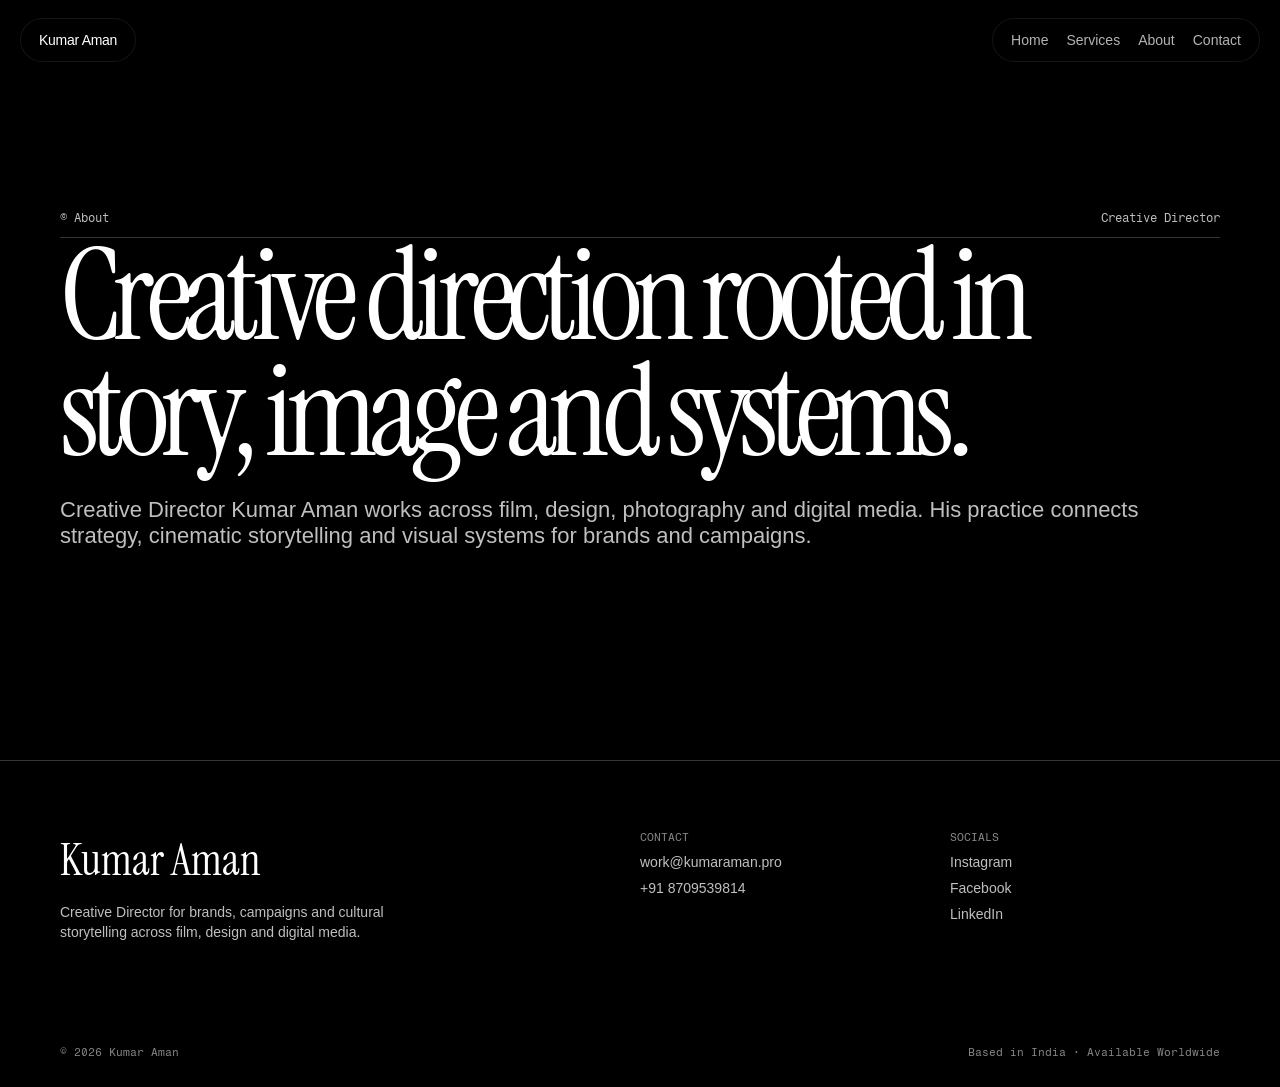
<file: about.html>
<!doctype html><html lang="en"><head><meta charset="utf-8"><meta name="viewport" content="width=device-width,initial-scale=1"><title>About | Kumar Aman</title><link rel="stylesheet" href="/styles.css"></head><body><nav class="nav"><div class="nav-pill"><a class="brand" href="/">Kumar Aman</a></div><div class="nav-pill nav-links"><a href="/">Home</a><a href="/services.html">Services</a><a href="/about.html">About</a><a href="/contact.html">Contact</a></div></nav><main><section class="cta" style="min-height:760px"><div class="section-inner"><div class="section-kicker"><span>© About</span><span>Creative Director</span></div><h2>Creative direction rooted in story, image and systems.</h2><p>Creative Director Kumar Aman works across film, design, photography and digital media. His practice connects strategy, cinematic storytelling and visual systems for brands and campaigns.</p></div></section></main><footer class="footer"><div class="footer-top"><div><div class="footer-brand">Kumar Aman</div><p style="color:var(--muted);max-width:360px;line-height:1.4">Creative Director for brands, campaigns and cultural storytelling across film, design and digital media.</p></div><div class="footer-col"><span>CONTACT</span><a href="mailto:work@kumaraman.pro">work@kumaraman.pro</a><a href="tel:+918709539814">+91 8709539814</a></div><div class="footer-col"><span>SOCIALS</span><a href="https://www.instagram.com/framedbyaman/">Instagram</a><a href="https://www.facebook.com/@madebykraman/">Facebook</a><a href="https://www.linkedin.com/in/kumaramann/">LinkedIn</a></div></div><div class="footer-bottom"><span>© 2026 Kumar Aman</span><span>Based in India · Available Worldwide</span></div></footer></body></html>
</file>
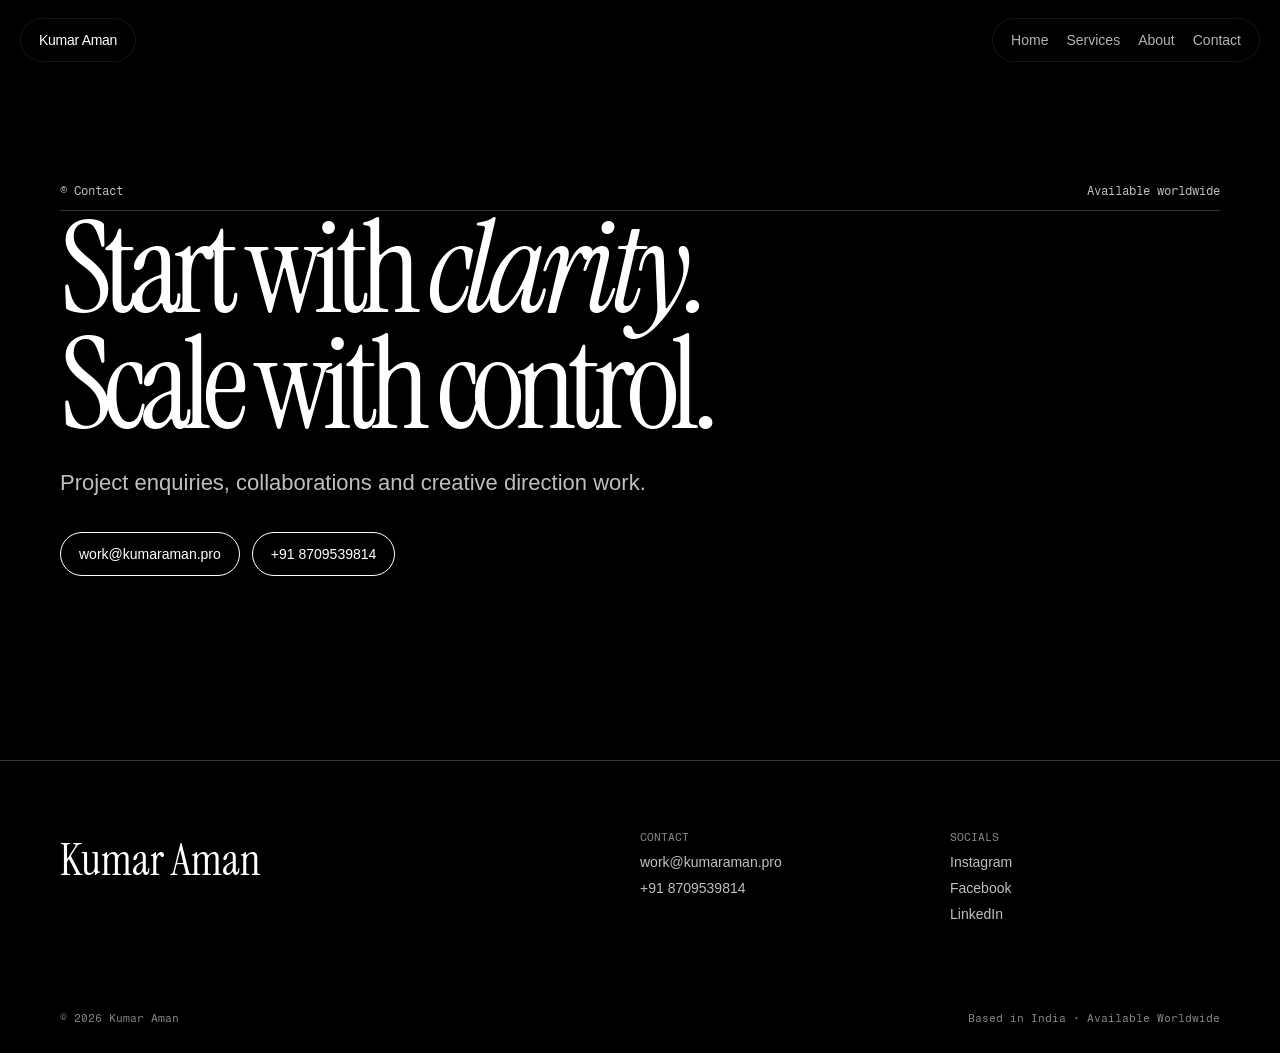
<file: contact.html>
<!doctype html><html lang="en"><head><meta charset="utf-8"><meta name="viewport" content="width=device-width,initial-scale=1"><title>Contact | Kumar Aman</title><link rel="stylesheet" href="/styles.css"></head><body><nav class="nav"><div class="nav-pill"><a class="brand" href="/">Kumar Aman</a></div><div class="nav-pill nav-links"><a href="/">Home</a><a href="/services.html">Services</a><a href="/about.html">About</a><a href="/contact.html">Contact</a></div></nav><main><section class="cta" style="min-height:760px"><div class="section-inner"><div class="section-kicker"><span>© Contact</span><span>Available worldwide</span></div><h2>Start with <em>clarity.</em><br>Scale with control.</h2><p>Project enquiries, collaborations and creative direction work.</p><div class="cta-actions"><a class="button" href="mailto:work@kumaraman.pro">work@kumaraman.pro</a><a class="button" href="tel:+918709539814">+91 8709539814</a></div></div></section></main><footer class="footer"><div class="footer-top"><div><div class="footer-brand">Kumar Aman</div></div><div class="footer-col"><span>CONTACT</span><a href="mailto:work@kumaraman.pro">work@kumaraman.pro</a><a href="tel:+918709539814">+91 8709539814</a></div><div class="footer-col"><span>SOCIALS</span><a href="https://www.instagram.com/framedbyaman/">Instagram</a><a href="https://www.facebook.com/@madebykraman/">Facebook</a><a href="https://www.linkedin.com/in/kumaramann/">LinkedIn</a></div></div><div class="footer-bottom"><span>© 2026 Kumar Aman</span><span>Based in India · Available Worldwide</span></div></footer></body></html>
</file>
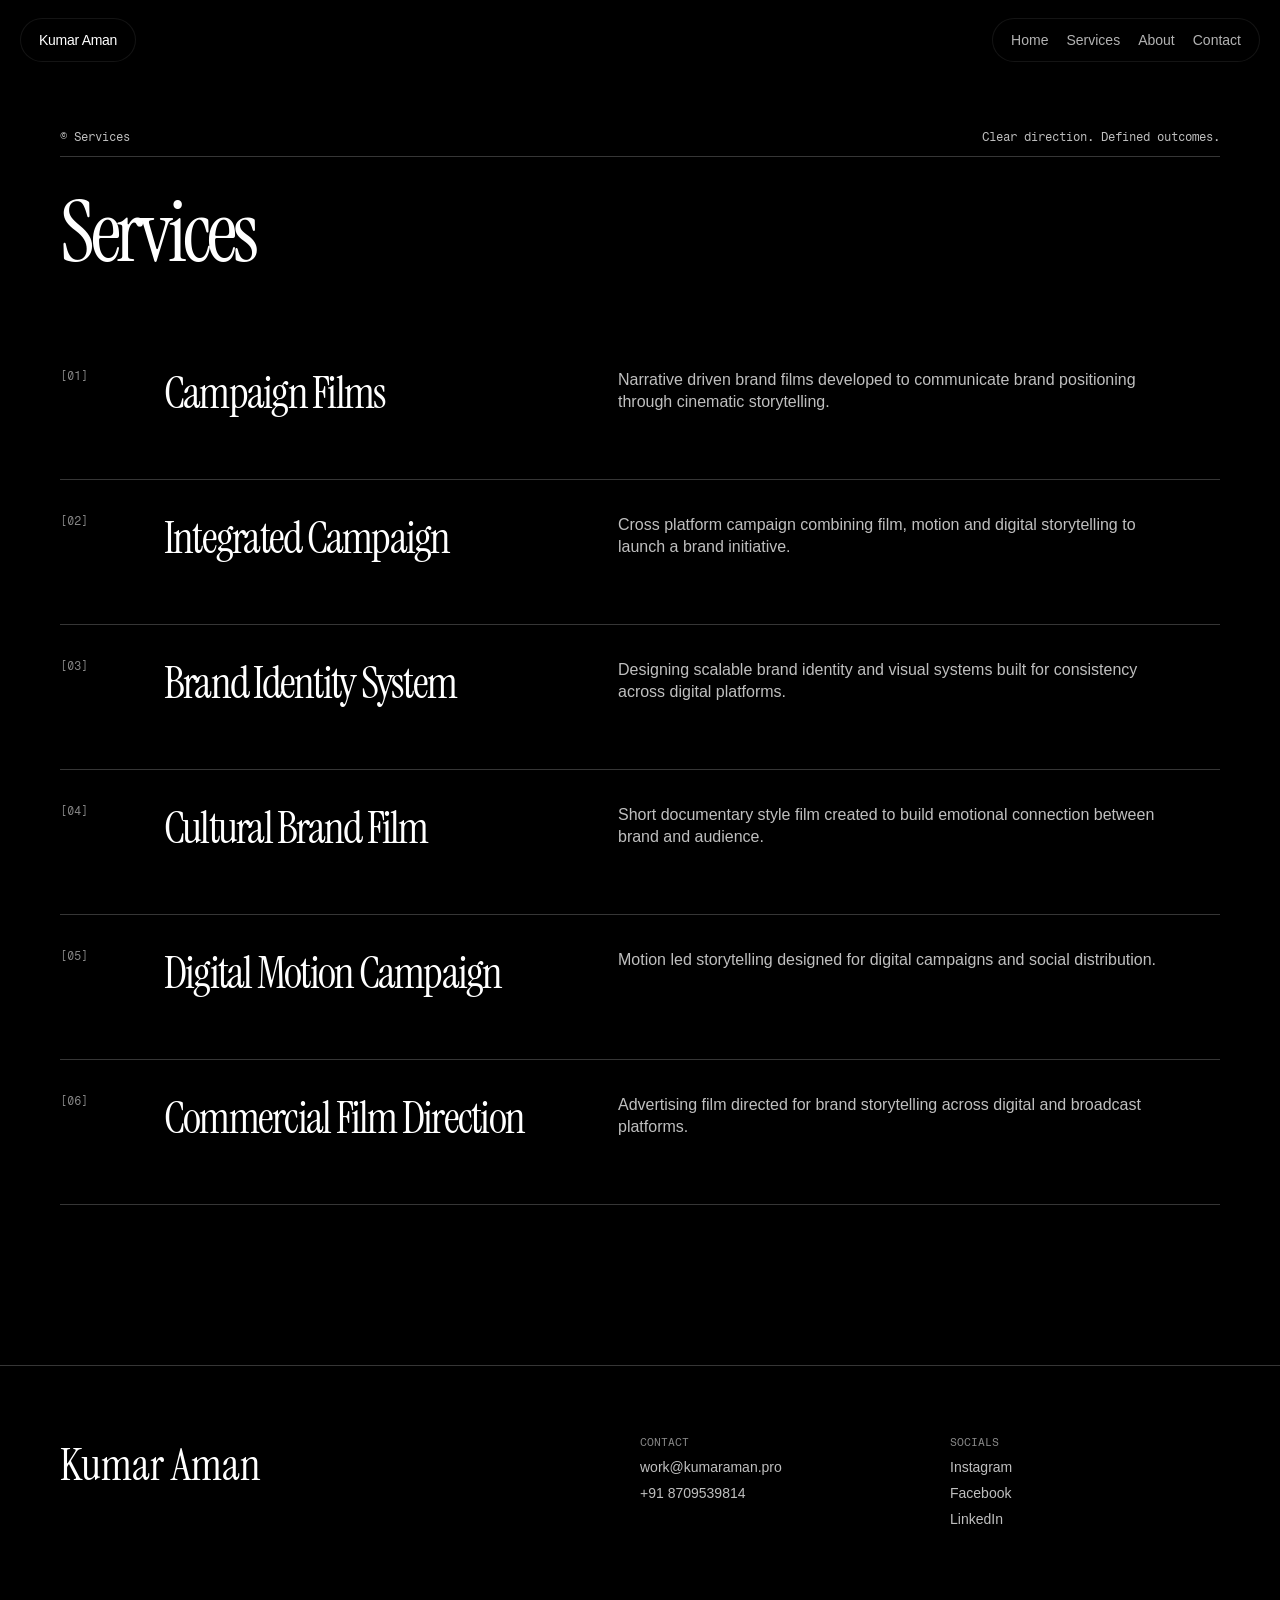
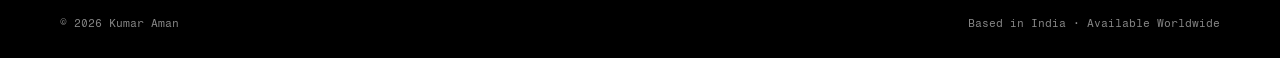
<file: services.html>
<!doctype html><html lang="en"><head><meta charset="utf-8"><meta name="viewport" content="width=device-width,initial-scale=1"><title>Services | Kumar Aman</title><link rel="stylesheet" href="/styles.css"></head><body><nav class="nav"><div class="nav-pill"><a class="brand" href="/">Kumar Aman</a></div><div class="nav-pill nav-links"><a href="/">Home</a><a href="/services.html">Services</a><a href="/about.html">About</a><a href="/contact.html">Contact</a></div></nav><main><section class="services"><div class="section-inner"><div class="section-head"><div class="section-kicker"><span>© Services</span><span>Clear direction. Defined outcomes.</span></div><h2>Services</h2></div><div class="service-list"><div class="service"><div class="service-index">[01]</div><div class="service-title">Campaign Films</div><div class="service-desc">Narrative driven brand films developed to communicate brand positioning through cinematic storytelling.</div></div><div class="service"><div class="service-index">[02]</div><div class="service-title">Integrated Campaign</div><div class="service-desc">Cross platform campaign combining film, motion and digital storytelling to launch a brand initiative.</div></div><div class="service"><div class="service-index">[03]</div><div class="service-title">Brand Identity System</div><div class="service-desc">Designing scalable brand identity and visual systems built for consistency across digital platforms.</div></div><div class="service"><div class="service-index">[04]</div><div class="service-title">Cultural Brand Film</div><div class="service-desc">Short documentary style film created to build emotional connection between brand and audience.</div></div><div class="service"><div class="service-index">[05]</div><div class="service-title">Digital Motion Campaign</div><div class="service-desc">Motion led storytelling designed for digital campaigns and social distribution.</div></div><div class="service"><div class="service-index">[06]</div><div class="service-title">Commercial Film Direction</div><div class="service-desc">Advertising film directed for brand storytelling across digital and broadcast platforms.</div></div></div></div></section></main><footer class="footer"><div class="footer-top"><div><div class="footer-brand">Kumar Aman</div></div><div class="footer-col"><span>CONTACT</span><a href="mailto:work@kumaraman.pro">work@kumaraman.pro</a><a href="tel:+918709539814">+91 8709539814</a></div><div class="footer-col"><span>SOCIALS</span><a href="https://www.instagram.com/framedbyaman/">Instagram</a><a href="https://www.facebook.com/@madebykraman/">Facebook</a><a href="https://www.linkedin.com/in/kumaramann/">LinkedIn</a></div></div><div class="footer-bottom"><span>© 2026 Kumar Aman</span><span>Based in India · Available Worldwide</span></div></footer></body></html>
</file>
<file: styles.css>
@import url('https://api.fontshare.com/v2/css?f[]=satoshi@400,500&display=swap');@import url('https://fonts.googleapis.com/css2?family=Fragment+Mono&family=Instrument+Serif:ital@0;1&display=swap');:root{--bg:#000;--fg:#fff;--muted:#bfbfbf;--dim:#878787;--line:#363636;--serif:'Instrument Serif',Georgia,serif;--sans:Satoshi,Inter,Arial,sans-serif;--mono:'Fragment Mono','Roboto Mono',monospace}*{box-sizing:border-box}html{background:#000;scroll-behavior:smooth}body{margin:0;background:#000;color:#fff;font-family:var(--sans);font-size:14px;-webkit-font-smoothing:antialiased}a{color:inherit;text-decoration:none}button{font:inherit;color:inherit;background:none;border:0}.site{overflow:hidden}.nav{position:fixed;z-index:50;top:0;left:50%;transform:translateX(-50%);width:min(100% - 40px,1280px);padding:18px 0;display:flex;align-items:center;justify-content:space-between}.nav-pill{height:44px;border-radius:40px;background:rgba(0,0,0,.72);backdrop-filter:blur(100px);display:flex;align-items:center;padding:0 18px;border:1px solid rgba(255,255,255,.08)}.brand{font-size:14px;letter-spacing:-.02em}.nav-links{gap:18px}.nav-links a{color:#ffffffb3;transition:color .4s cubic-bezier(.44,0,.56,1)}.nav-links a:hover{color:#fff}.menu{display:none}.hero{height:100vh;min-height:720px;position:relative;display:flex;align-items:flex-end;justify-content:center;padding:0 24px 64px}.hero-bg{position:absolute;inset:0;background:#000}.hero-bg img{width:100%;height:100%;object-fit:cover;opacity:.5;filter:grayscale(1) contrast(1.1)}.hero-overlay{position:absolute;inset:0;background:linear-gradient(to top,rgba(0,0,0,.82),rgba(0,0,0,.1) 55%,rgba(0,0,0,.25))}.hero-copy{position:relative;z-index:2;width:min(100%,520px);text-align:center;display:flex;flex-direction:column;gap:20px;align-items:center}.hero h1{font-family:var(--serif);font-size:clamp(58px,6.67vw,96px);line-height:1.1;letter-spacing:-.05em;font-weight:400;margin:0}.hero p{font-size:clamp(22px,2.8vw,40px);line-height:1.05;letter-spacing:-.045em;margin:0;max-width:520px}.button{height:44px;padding:0 18px;border:1px solid #fff;border-radius:999px;display:inline-flex;align-items:center;justify-content:center;transition:background .35s,color .35s,transform .35s}.button:hover{background:#fff;color:#000;transform:translateY(-2px)}.problem{height:720px;position:relative;display:flex;align-items:center;justify-content:center;padding:120px 24px 60px;overflow:hidden}.problem-copy{width:min(100%,744px);font-family:var(--serif);font-size:clamp(44px,5.4vw,78px);line-height:1.02;letter-spacing:-.05em;text-align:center;position:relative;z-index:2}.problem-orbit{position:absolute;width:620px;height:620px;border:1px solid rgba(255,255,255,.08);border-radius:50%;animation:spin 22s linear infinite}.problem-orbit:before,.problem-orbit:after{content:"";position:absolute;width:16px;height:16px;border-radius:50%;background:#fff}.problem-orbit:before{left:22%;top:6%}.problem-orbit:after{right:8%;bottom:21%}@keyframes spin{to{transform:rotate(360deg)}}section{width:100%}.section-inner{width:min(100%,1440px);margin:0 auto}.section-head{padding:130px 80px 0}.section-kicker{display:flex;align-items:center;justify-content:space-between;border-bottom:1px solid var(--line);padding-bottom:12px;font-family:var(--mono);font-size:12px;color:var(--muted)}.section-head h2{font-family:var(--serif);font-weight:400;font-size:clamp(64px,6.67vw,96px);line-height:1.1;letter-spacing:-.05em;margin:28px 0 0}.services{padding-bottom:160px}.service-list{padding:56px 80px 0}.service{min-height:145px;border-bottom:1px solid var(--line);display:grid;grid-template-columns:80px 1fr 1.4fr;align-items:start;gap:24px;padding:34px 0;position:relative}.service-index{font-family:var(--mono);color:var(--dim);font-size:12px}.service-title{font-family:var(--serif);font-size:44px;line-height:1.1;letter-spacing:-.04em}.service-desc{color:var(--muted);font-size:16px;line-height:1.35;max-width:560px}.service:after{content:'↗';position:absolute;right:0;top:34px;font-family:var(--mono);color:#fff;opacity:0;transform:translate(-10px,10px);transition:.4s}.service:hover:after{opacity:1;transform:none}.projects{height:1906px;padding-top:40px;position:relative}.project-head{padding:0 80px}.project-grid{position:relative;height:1650px}.project{position:absolute;width:483px}.project:nth-child(1){top:145px;left:170px}.project:nth-child(2){top:398px;left:802px}.project:nth-child(3){top:970px;left:411px}.project:nth-child(4){top:1414px;left:817px}.project:nth-child(5){top:1150px;left:0}.project-media{width:100%;aspect-ratio:1/1.18;overflow:hidden;background:#111}.project-media img{width:100%;height:100%;object-fit:cover;transition:transform .8s cubic-bezier(.2,.7,.2,1)}.project:hover .project-media img{transform:scale(1.035)}.project-meta{padding-top:14px;display:grid;grid-template-columns:1fr auto;gap:10px;font-family:var(--mono);font-size:12px;color:var(--muted)}.project-name{font-family:var(--serif);font-size:34px;line-height:1;letter-spacing:-.04em;margin-top:8px}.process{padding:120px 80px 160px}.process-head{display:flex;justify-content:space-between;align-items:flex-end;gap:40px}.process-head h2{font-family:var(--serif);font-size:clamp(60px,6vw,88px);font-weight:400;line-height:1;letter-spacing:-.05em;margin:0}.process-head p{width:390px;color:var(--muted);font-size:16px;line-height:1.35;margin:0}.process-grid{margin-top:90px;border-top:1px solid var(--line)}.process-row{display:grid;grid-template-columns:70px 220px 1fr;gap:24px;padding:30px 0;border-bottom:1px solid var(--line);min-height:180px}.process-row .slash,.process-row h3{font-family:var(--serif);font-size:44px;font-weight:400;letter-spacing:-.04em}.process-row p{color:var(--muted);max-width:700px;font-size:16px;line-height:1.4;margin:0}.stats{padding:130px 80px 160px}.stats-grid{margin-top:80px;display:grid;grid-template-columns:1fr 1fr;gap:1px;background:var(--line)}.stat{background:#000;min-height:360px;padding:40px;display:flex;flex-direction:column;justify-content:space-between}.stat-num{font-family:var(--serif);font-size:96px;line-height:.9;letter-spacing:-.05em}.stat-title{font-family:var(--serif);font-size:44px;letter-spacing:-.04em}.stat p{color:var(--muted);font-size:16px;line-height:1.35;max-width:500px}.testimonials{padding:130px 80px 160px}.testimonial-intro{display:grid;grid-template-columns:1fr 1fr;gap:80px}.testimonial-intro h2{font-family:var(--serif);font-size:72px;font-weight:400;line-height:1;letter-spacing:-.05em;margin:0}.testimonial-intro p{color:var(--muted);font-size:18px;line-height:1.4;max-width:480px;margin:0}.quotes{margin-top:100px;display:grid;grid-template-columns:repeat(3,1fr);gap:24px}.quote{min-height:430px;border:1px solid var(--line);padding:28px;display:flex;flex-direction:column;justify-content:space-between}.quote blockquote{font-family:var(--serif);font-size:34px;line-height:1.05;letter-spacing:-.04em;margin:0}.quote small{font-family:var(--mono);font-size:11px;color:var(--dim);line-height:1.5}.cta{min-height:720px;padding:120px 80px;display:flex;flex-direction:column;justify-content:center}.cta h2{font-family:var(--serif);font-size:clamp(90px,10vw,150px);line-height:.9;letter-spacing:-.06em;font-weight:400;margin:0}.cta h2 em{font-style:italic}.cta p{font-size:22px;color:var(--muted);margin:28px 0 0}.cta-actions{display:flex;gap:12px;margin-top:36px}.footer{border-top:1px solid var(--line);padding:70px 80px 28px}.footer-top{display:grid;grid-template-columns:2fr 1fr 1fr;gap:40px}.footer-brand{font-family:var(--serif);font-size:44px}.footer-col{display:flex;flex-direction:column;gap:10px}.footer-col span{font-family:var(--mono);font-size:11px;color:var(--dim)}.footer-col a{color:var(--muted);transition:color .3s}.footer-col a:hover{color:#fff}.footer-bottom{margin-top:90px;display:flex;justify-content:space-between;color:var(--dim);font-family:var(--mono);font-size:11px}.reveal{opacity:0;transform:translateY(30px);transition:opacity .9s cubic-bezier(.22,1,.36,1),transform .9s cubic-bezier(.22,1,.36,1)}.reveal.is-visible{opacity:1;transform:none}@media(max-width:1439px) and (min-width:1200px){.section-head,.service-list,.project-head,.process,.stats,.testimonials,.cta,.footer{padding-left:60px;padding-right:60px}.project:nth-child(1){left:120px}.project:nth-child(2){left:650px}.project:nth-child(3){left:300px}.project:nth-child(4){left:650px}.project:nth-child(5){left:40px}}@media(max-width:1199px) and (min-width:810px){.nav{width:calc(100% - 32px)}.hero{min-height:650px}.section-head,.service-list,.project-head,.process,.stats,.testimonials,.cta,.footer{padding-left:40px;padding-right:40px}.projects{height:auto;padding-bottom:120px}.project-grid{height:auto;display:grid;grid-template-columns:1fr 1fr;gap:70px 30px}.project{position:relative!important;top:auto!important;left:auto!important;width:100%}.process-head{display:block}.process-head p{margin-top:24px;width:auto}.testimonial-intro{grid-template-columns:1fr}.quotes{grid-template-columns:1fr 1fr}.footer-top{grid-template-columns:1fr 1fr}}@media(max-width:809px){.nav{width:calc(100% - 24px);padding:12px 0}.nav-pill{width:100%;height:48px;padding:0 14px}.nav-links{display:none}.menu{display:block}.hero{min-height:640px;padding:0 16px 38px}.hero h1{font-size:58px}.hero p{font-size:25px}.problem{height:560px;padding:80px 16px 40px}.problem-copy{font-size:44px}.problem-orbit{width:390px;height:390px}.section-head{padding:90px 16px 0}.section-head h2{font-size:64px}.service-list{padding:44px 16px 80px}.service{grid-template-columns:44px 1fr;gap:8px;min-height:0;padding:26px 0}.service-desc{grid-column:2;font-size:15px;margin-top:4px}.service-title{font-size:34px}.service:after{display:none}.projects{height:auto;padding:40px 16px 100px}.project-head{padding:0}.project-grid{height:auto;display:flex;flex-direction:column;gap:56px;margin-top:45px}.project{position:relative!important;inset:auto!important;width:100%}.project-media{aspect-ratio:1/1.12}.project-name{font-size:30px}.process{padding:90px 16px 110px}.process-head{display:block}.process-head h2{font-size:62px}.process-head p{width:auto;margin-top:22px}.process-grid{margin-top:60px}.process-row{grid-template-columns:35px 1fr;gap:8px;padding:25px 0}.process-row h3{font-size:36px}.process-row p{grid-column:2;font-size:15px}.stats{padding:90px 16px 110px}.stats-grid{grid-template-columns:1fr}.stat{min-height:280px;padding:28px}.stat-num{font-size:80px}.stat-title{font-size:36px}.testimonials{padding:90px 16px 110px}.testimonial-intro{grid-template-columns:1fr;gap:25px}.testimonial-intro h2{font-size:62px}.quotes{grid-template-columns:1fr;margin-top:60px}.quote{min-height:360px}.cta{min-height:620px;padding:90px 16px}.cta h2{font-size:76px}.cta p{font-size:18px}.footer{padding:50px 16px 24px}.footer-top{grid-template-columns:1fr;gap:45px}.footer-bottom{margin-top:60px;display:block}.footer-bottom span{display:block;margin-top:8px}}@media(max-width:390px){.hero h1{font-size:52px}.hero p{font-size:22px}.problem-copy{font-size:39px}.section-head h2{font-size:56px}.service-title{font-size:30px}.cta h2{font-size:68px}}
</file>
